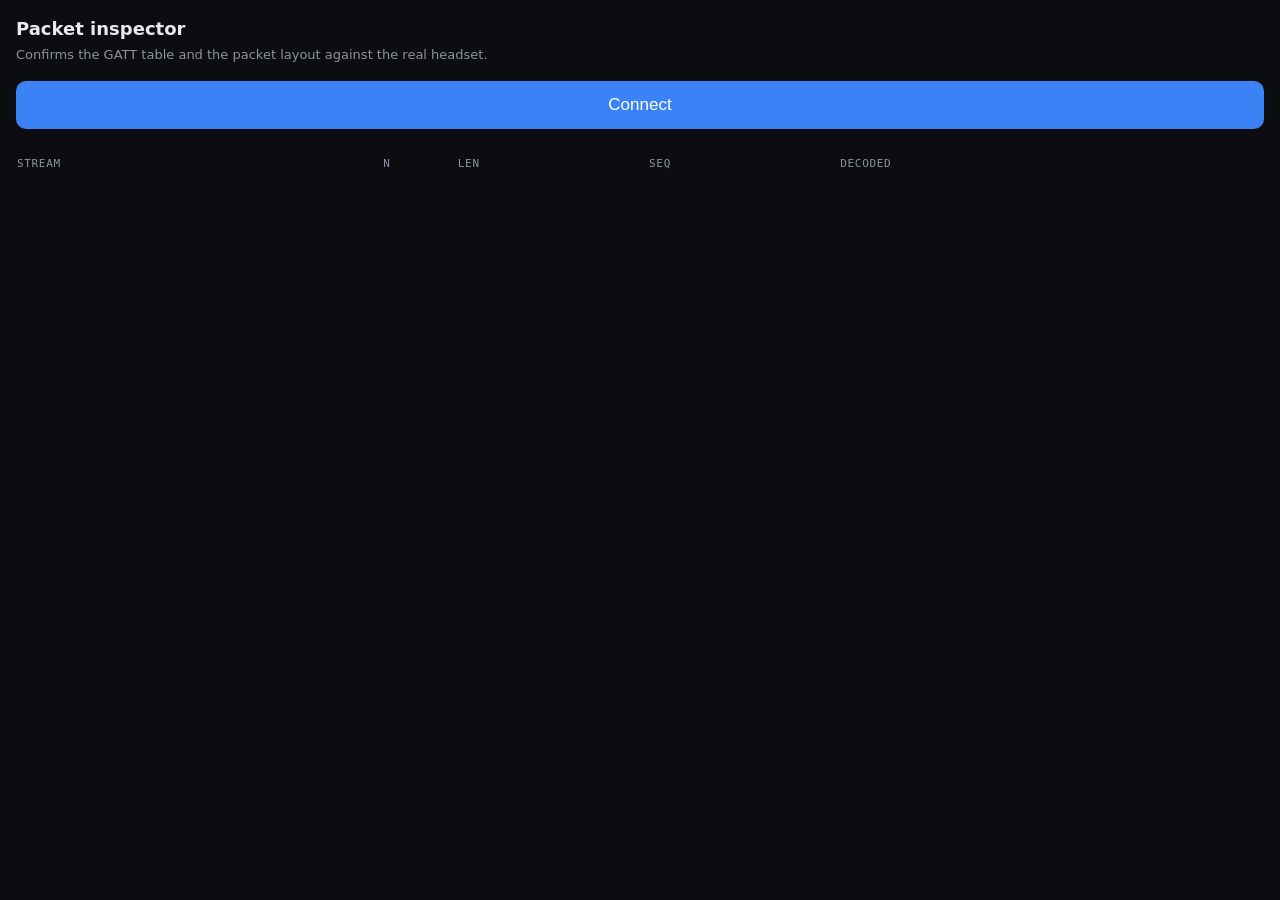
<file: web/inspect.html>
<!doctype html>
<meta charset="utf-8">
<meta name="viewport" content="width=device-width, initial-scale=1, viewport-fit=cover">
<title>Muse packet inspector</title>
<style>
  body { font: 13px/1.5 ui-monospace, Menlo, monospace;
         background: #0b0d10; color: #e6e9ee; padding: 16px; margin: 0; }
  h1 { font: 600 18px/1.4 -apple-system, system-ui, sans-serif; margin: 0 0 4px; }
  p.sub { font-family: -apple-system, system-ui, sans-serif; color: #8b93a1;
          margin: 0 0 16px; }
  button { font-size: 17px; padding: 14px 22px; width: 100%; margin-bottom: 14px;
           border-radius: 10px; border: 0; background: #3b82f6; color: #fff; }
  table { width: 100%; border-collapse: collapse; }
  th { text-align: left; color: #8b93a1; font-weight: 400; font-size: 11px;
       text-transform: uppercase; letter-spacing: .06em; padding-bottom: 6px; }
  td { padding: 5px 8px 5px 0; border-top: 1px solid #1c2128; vertical-align: top; }
  .n { color: #8ab4f8; } .err { color: #ff6b6b; margin-bottom: 12px; }
  .hex { color: #6b7280; font-size: 11px; word-break: break-all; }
  .val { color: #39d98a; }
</style>
<h1>Packet inspector</h1>
<p class="sub">Confirms the GATT table and the packet layout against the real headset.</p>
<button id="go">Connect</button>
<div id="err" class="err"></div>
<table>
  <thead><tr><th>stream</th><th>n</th><th>len</th><th>seq</th><th>decoded</th></tr></thead>
  <tbody id="rows"></tbody>
</table>
<script type="module">
import { Muse } from "./muse.js";
import { decodeEeg, decodePpg, decodeImu, ACCEL_SCALE, GYRO_SCALE } from "./decode.js";

const muse = new Muse();
const seen = new Map();

muse.onRaw((name, dv) => {
  const bytes = new Uint8Array(dv.buffer, dv.byteOffset, dv.byteLength);
  const rec = seen.get(name) ?? { n: 0 };
  rec.n++;
  rec.len = dv.byteLength;
  rec.hex = [...bytes].map((b) => b.toString(16).padStart(2, "0")).join(" ");

  // Decoded alongside the raw bytes so a packing error is visible immediately:
  // EEG pinned at the rails, or an accelerometer that does not read about 1 g
  // total while the headset sits still, means the layout is wrong.
  try {
    if (["TP9", "AF7", "AF8", "TP10"].includes(name)) {
      const d = decodeEeg(dv);
      rec.seq = d.seq;
      rec.dec = d.samples.slice(0, 3).map((x) => x.toFixed(1)).join(", ") + " uV";
    } else if (name.startsWith("ppg")) {
      const d = decodePpg(dv);
      rec.seq = d.seq;
      rec.dec = d.samples.slice(0, 3).join(", ");
    } else if (name === "accel" || name === "gyro") {
      const d = decodeImu(dv, name === "accel" ? ACCEL_SCALE : GYRO_SCALE);
      rec.seq = d.seq;
      rec.dec = d.samples[0].map((x) => x.toFixed(3)).join(", ");
    } else {
      rec.seq = dv.getUint16(0, false);
      rec.dec = "";
    }
  } catch (e) {
    rec.dec = "decode error: " + e.message;
  }
  seen.set(name, rec);
});

// Repainting per packet would be hundreds of DOM writes a second on a phone.
setInterval(() => {
  document.getElementById("rows").innerHTML = [...seen.entries()]
    .map(([k, r]) =>
      `<tr><td>${k}</td><td class="n">${r.n}</td><td>${r.len}</td>` +
      `<td>${r.seq ?? ""}</td><td class="val">${r.dec ?? ""}</td></tr>` +
      `<tr><td colspan="5" class="hex">${r.hex ?? ""}</td></tr>`)
    .join("");
}, 500);

document.getElementById("go").onclick = async () => {
  const err = document.getElementById("err");
  err.textContent = "";
  try {
    await muse.connect();
    await muse.start();
    document.getElementById("go").textContent = `streaming from ${muse.name}`;
  } catch (e) {
    err.textContent = e.message;
  }
};

// Handy for capturing decode fixtures: run copy(dumpPackets()) in the console.
window.dumpPackets = () => JSON.stringify([...seen], null, 1);
</script>
</file>
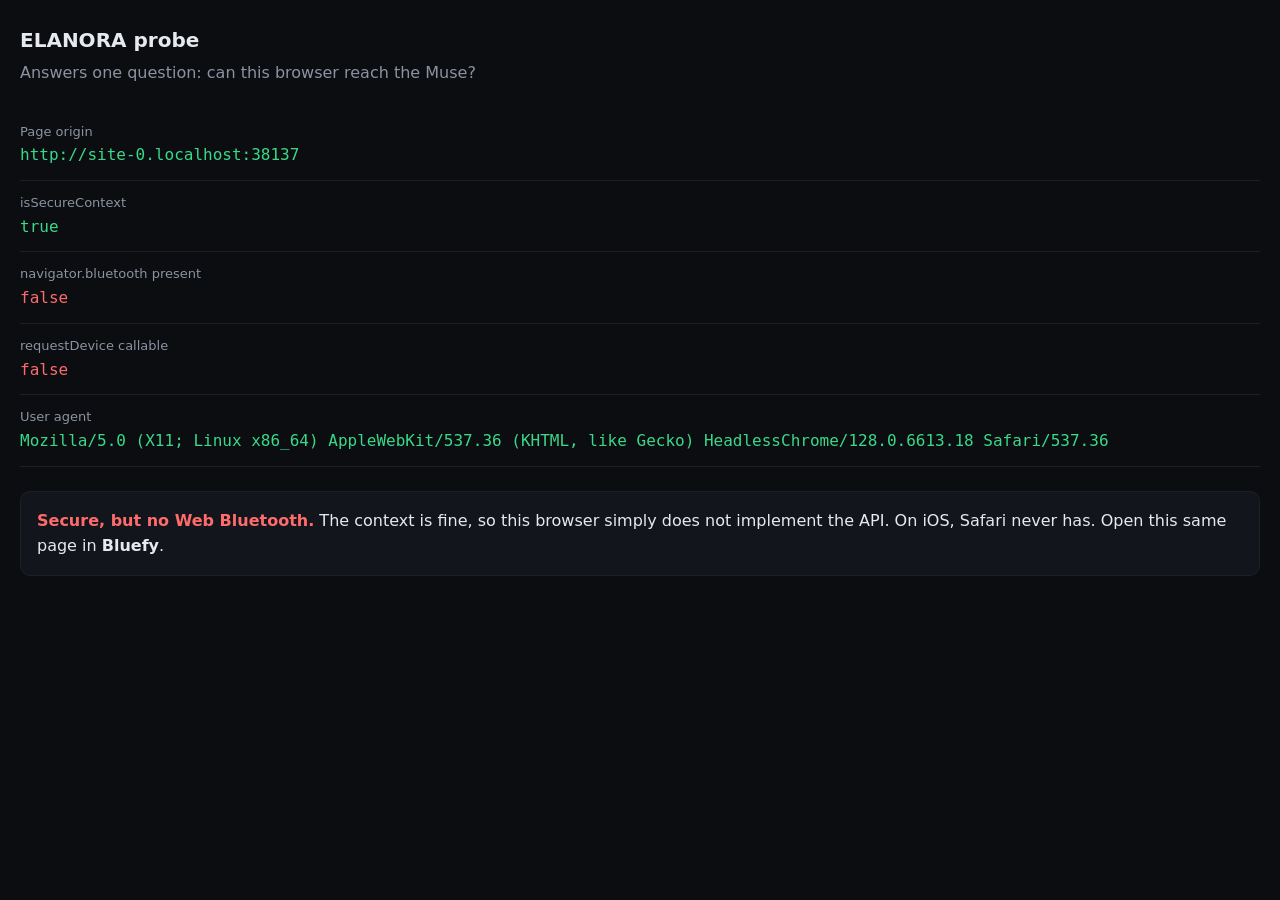
<file: web/probe.html>
<!doctype html>
<meta charset="utf-8">
<meta name="viewport" content="width=device-width, initial-scale=1, viewport-fit=cover">
<title>ELANORA probe</title>
<style>
  body { font: 16px/1.6 -apple-system, system-ui, sans-serif;
         background: #0b0d10; color: #e6e9ee; padding: 24px 20px 48px; margin: 0; }
  h1 { font-size: 20px; margin: 0 0 4px; }
  p.sub { color: #8b93a1; margin: 0 0 24px; }
  .row { padding: 12px 0; border-bottom: 1px solid #1c2128; }
  .k { color: #8b93a1; font-size: 13px; }
  .v { font-family: ui-monospace, Menlo, monospace; word-break: break-all; }
  .yes { color: #39d98a; } .no { color: #ff6b6b; }
  .verdict { margin-top: 24px; padding: 16px; border-radius: 10px;
             background: #12161c; border: 1px solid #1c2128; }
</style>
<h1>ELANORA probe</h1>
<p class="sub">Answers one question: can this browser reach the Muse?</p>
<div id="out"></div>
<div class="verdict" id="verdict"></div>
<script>
  const secure = window.isSecureContext === true;
  const hasBt = "bluetooth" in navigator;
  const callable = typeof navigator.bluetooth?.requestDevice === "function";

  const rows = [
    ["Page origin", location.origin, location.protocol !== "file:"],
    ["isSecureContext", String(secure), secure],
    ["navigator.bluetooth present", String(hasBt), hasBt],
    ["requestDevice callable", String(callable), callable],
    ["User agent", navigator.userAgent, true],
  ];

  document.getElementById("out").innerHTML = rows.map(
    ([k, v, ok]) =>
      `<div class="row"><div class="k">${k}</div>` +
      `<div class="v ${ok ? "yes" : "no"}">${v}</div></div>`
  ).join("");

  // The whole point of the page. Which of these three the operator sees
  // decides whether the server needs TLS at all.
  let verdict;
  if (callable) {
    verdict = `<b class="yes">Good.</b> Web Bluetooth is available over plain HTTP
               on this network. The collector can be served as-is, with no
               certificate to install.`;
  } else if (!secure) {
    verdict = `<b class="no">Not a secure context.</b> This browser is withholding
               Web Bluetooth because the page came over plain HTTP. The server
               needs HTTPS, which means a certificate the phone trusts.`;
  } else {
    verdict = `<b class="no">Secure, but no Web Bluetooth.</b> The context is fine,
               so this browser simply does not implement the API. On iOS, Safari
               never has. Open this same page in <b>Bluefy</b>.`;
  }
  document.getElementById("verdict").innerHTML = verdict;
</script>
</file>
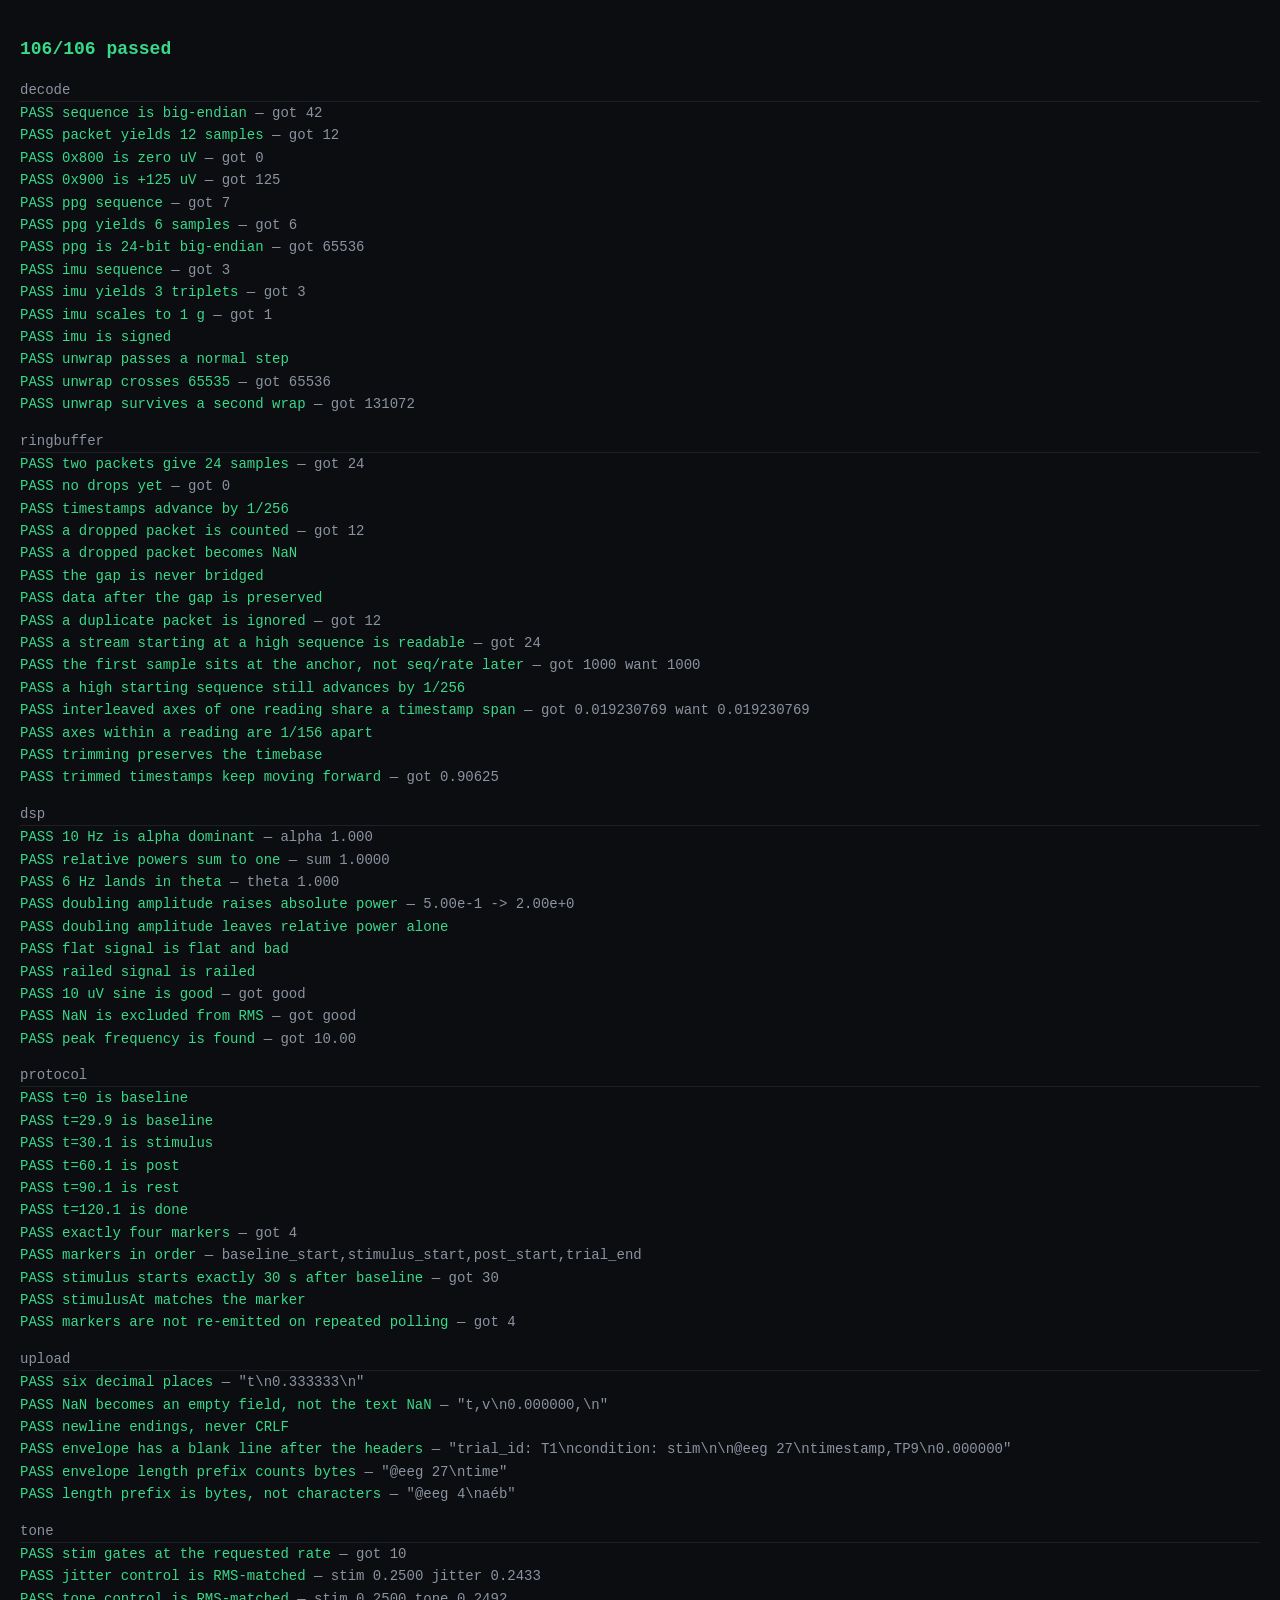
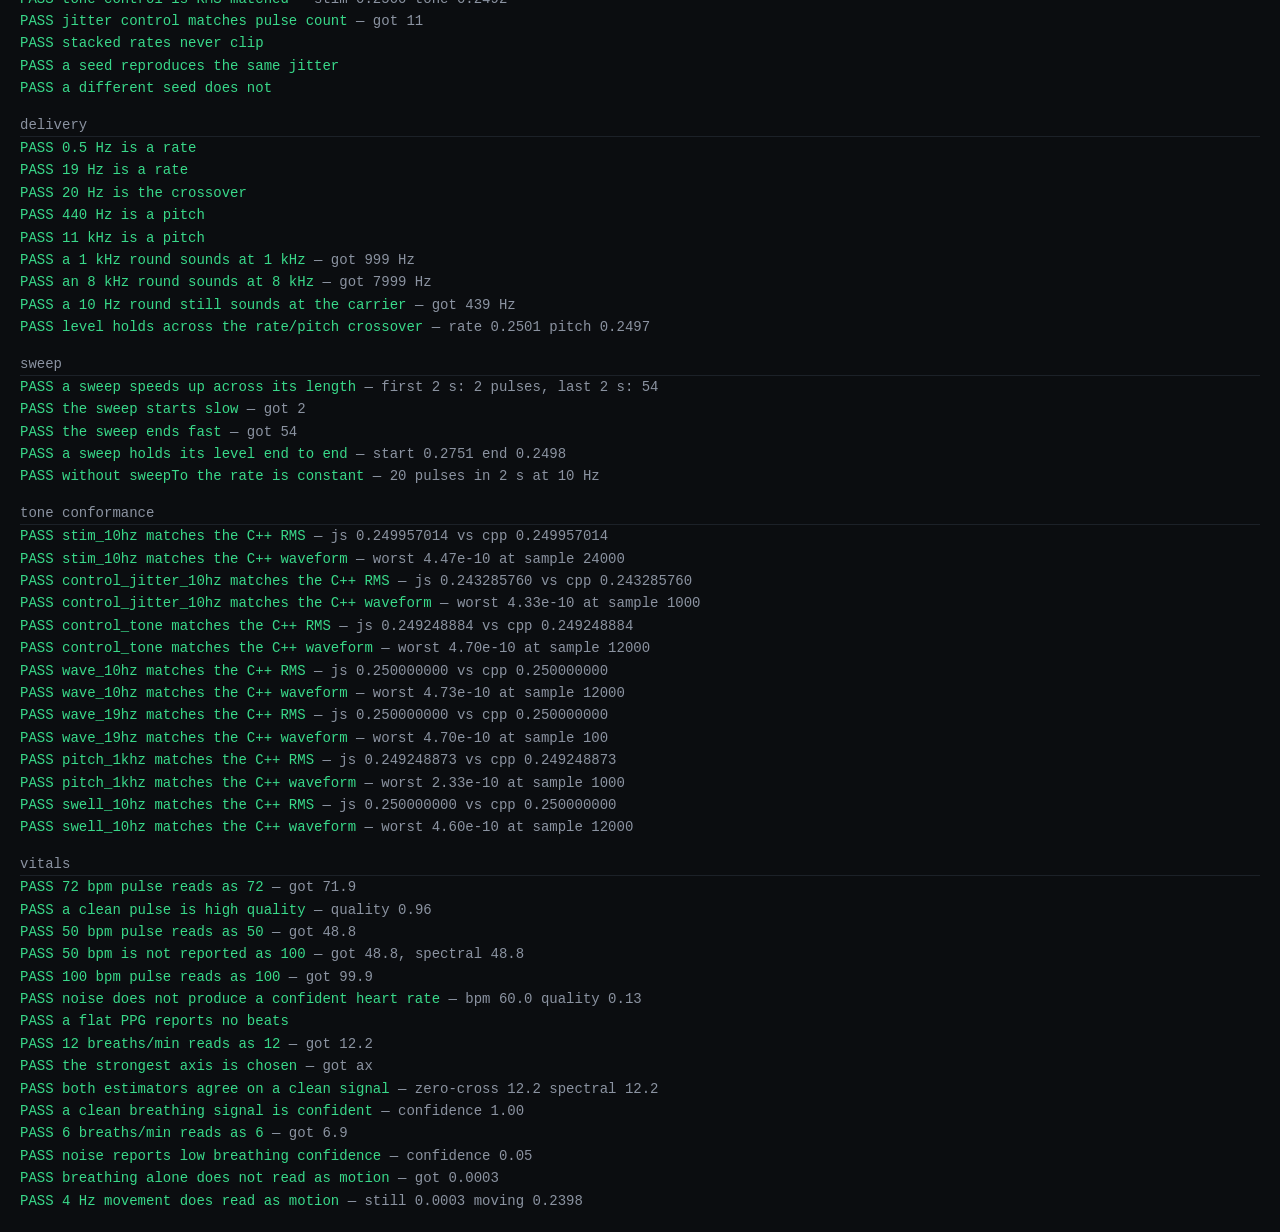
<file: web/tests.html>
<!doctype html>
<meta charset="utf-8">
<meta name="viewport" content="width=device-width, initial-scale=1">
<title>ELANORA JS tests</title>
<style>
  body { font: 14px/1.6 ui-monospace, Menlo, monospace;
         background: #0b0d10; color: #e6e9ee; padding: 20px; margin: 0; }
  h2 { font-size: 18px; }
  .p { color: #39d98a; } .f { color: #ff6b6b; }
  .grp { color: #8b93a1; margin-top: 14px; border-bottom: 1px solid #1c2128; }
  .d { color: #8b93a1; }
</style>
<div id="out">running…</div>
<script type="module">
import { decodeEeg, decodePpg, decodeImu, unwrap, ACCEL_SCALE } from "./decode.js";
import { Stream } from "./ringbuffer.js";
import { assess, bandPowers, peakHz, heartRate, breathRate, motionEnergy } from "./dsp.js";
import { toCsv, envelope } from "./upload.js";
import { Round } from "./protocol.js";
import { renderStimulus, deliveryOf, AUDIBLE_CROSSOVER_HZ } from "./tone.js";

const results = [];
let group = "";
const g = (name) => { group = name; };
const check = (name, cond, detail = "") =>
  results.push({ group, name, ok: !!cond, detail });
const near = (a, b, tol) => Math.abs(a - b) <= tol;

// ---------------------------------------------------------------- decode
g("decode");
{
  const buf = new Uint8Array(20);
  buf[0] = 0x00; buf[1] = 0x2a;                 // sequence 42
  buf[2] = 0x80; buf[3] = 0x09; buf[4] = 0x00;  // 0x800, 0x900
  const eeg = decodeEeg(new DataView(buf.buffer));
  check("sequence is big-endian", eeg.seq === 42, `got ${eeg.seq}`);
  check("packet yields 12 samples", eeg.samples.length === 12, `got ${eeg.samples.length}`);
  check("0x800 is zero uV", near(eeg.samples[0], 0, 1e-9), `got ${eeg.samples[0]}`);
  check("0x900 is +125 uV", near(eeg.samples[1], 256 * 125 / 256, 1e-6),
        `got ${eeg.samples[1]}`);

  const p = new Uint8Array(20);
  p[0] = 0x00; p[1] = 0x07;
  p[2] = 0x01; p[3] = 0x00; p[4] = 0x00;        // 65536
  const pp = decodePpg(new DataView(p.buffer));
  check("ppg sequence", pp.seq === 7, `got ${pp.seq}`);
  check("ppg yields 6 samples", pp.samples.length === 6, `got ${pp.samples.length}`);
  check("ppg is 24-bit big-endian", pp.samples[0] === 65536, `got ${pp.samples[0]}`);

  const m = new Uint8Array(20);
  m[0] = 0x00; m[1] = 0x03;
  m[2] = 0x40; m[3] = 0x00;                      // +16384 -> +1.0 g
  const mm = decodeImu(new DataView(m.buffer), ACCEL_SCALE);
  check("imu sequence", mm.seq === 3, `got ${mm.seq}`);
  check("imu yields 3 triplets", mm.samples.length === 3, `got ${mm.samples.length}`);
  check("imu scales to 1 g", near(mm.samples[0][0], 1.0, 1e-6), `got ${mm.samples[0][0]}`);

  const neg = new Uint8Array(20);
  neg[2] = 0xc0; neg[3] = 0x00;                  // -16384 -> -1.0 g
  check("imu is signed",
        near(decodeImu(new DataView(neg.buffer), ACCEL_SCALE).samples[0][0], -1.0, 1e-6));

  check("unwrap passes a normal step", unwrap(100, 101) === 101);
  check("unwrap crosses 65535", unwrap(65535, 0) === 65536, `got ${unwrap(65535, 0)}`);
  check("unwrap survives a second wrap",
        unwrap(131071, 0) === 131072, `got ${unwrap(131071, 0)}`);
}

// ------------------------------------------------------------ ringbuffer
g("ringbuffer");
{
  const s = new Stream(256, 12);
  s.anchor(0);
  s.push(0, Array(12).fill(1));
  s.push(1, Array(12).fill(2));
  check("two packets give 24 samples", s.slice(0, 1).v.length === 24,
        `got ${s.slice(0, 1).v.length}`);
  check("no drops yet", s.dropped === 0, `got ${s.dropped}`);
  const t = s.slice(0, 1).t;
  check("timestamps advance by 1/256", near(t[1] - t[0], 1 / 256, 1e-12));

  // Packet 2 is lost; packet 3 arrives. The hole must survive as NaN.
  s.push(3, Array(12).fill(4));
  const out = s.slice(0, 1);
  check("a dropped packet is counted", s.dropped === 12, `got ${s.dropped}`);
  check("a dropped packet becomes NaN", out.v.slice(24, 36).every(Number.isNaN));
  check("the gap is never bridged", !out.v.slice(24, 36).some((x) => x === 4));
  check("data after the gap is preserved",
        out.v.slice(36, 48).every((x) => x === 4));

  const dup = new Stream(256, 12);
  dup.anchor(0);
  dup.push(5, Array(12).fill(1));
  dup.push(5, Array(12).fill(9));
  check("a duplicate packet is ignored", dup.length === 12, `got ${dup.length}`);

  // The bug every other test in this group missed, because they all start at
  // sequence 0. A real headset's counter is free-running and does not reset
  // when a central connects, so the first packet can be any value. Anchoring
  // on the absolute sequence put timestamps ~23 minutes into the future at
  // seq 30000, every window query came back empty, and four healthy
  // electrodes read as flat.
  const late = new Stream(256, 12);
  const t0 = 1000;
  late.anchor(t0);
  late.push(30000, Array(12).fill(7));
  late.push(30001, Array(12).fill(8));
  const win = late.slice(t0, t0 + 1);
  check("a stream starting at a high sequence is readable",
        win.v.length === 24, `got ${win.v.length}`);
  check("the first sample sits at the anchor, not seq/rate later",
        near(win.t[0], t0, 1e-9), `got ${win.t[0]} want ${t0}`);
  check("a high starting sequence still advances by 1/256",
        near(win.t[1] - win.t[0], 1 / 256, 1e-12));

  // Interleaved multi-axis data. The stream counts values, so an IMU reading
  // of three axes needs 3x the rate as well as 3x the packet size. Given the
  // reading rate instead, the three axes of one reading land 1/52 s apart and
  // IMU time runs three times too slow -- and a breathing rate a third of its
  // true value is low but not absurd, so it would pass a sanity check.
  const imu = new Stream(52 * 3, 3 * 3);
  imu.anchor(0);
  imu.push(100, [1, 2, 3, 4, 5, 6, 7, 8, 9]);
  const iw = imu.slice(0, 1);
  check("interleaved axes of one reading share a timestamp span",
        near(iw.t[3] - iw.t[0], 1 / 52, 1e-12),
        `got ${(iw.t[3] - iw.t[0]).toFixed(9)} want ${(1 / 52).toFixed(9)}`);
  check("axes within a reading are 1/156 apart",
        near(iw.t[1] - iw.t[0], 1 / 156, 1e-12));

  // Trimming the window must not slide the survivors backwards in time.
  const trim = new Stream(256, 12, 0.5);   // cap of 128 samples
  trim.anchor(0);
  for (let p = 900; p < 930; p++) trim.push(p, Array(12).fill(p));
  const tw = trim.slice(0, 1e9);
  check("trimming preserves the timebase",
        tw.t.length > 1 && near(tw.t[1] - tw.t[0], 1 / 256, 1e-12));
  check("trimmed timestamps keep moving forward",
        tw.t[0] > 0, `got ${tw.t[0]}`);
}

// ------------------------------------------------------------------- dsp
g("dsp");
{
  const sine = (hz, sr, secs, amp = 10) =>
    Array.from({ length: sr * secs }, (_, i) => amp * Math.sin(2 * Math.PI * hz * i / sr));

  const bp = bandPowers(sine(10, 256, 4), 256);
  check("10 Hz is alpha dominant", bp.rel[2] > 0.5, `alpha ${bp.rel[2].toFixed(3)}`);
  check("relative powers sum to one",
        near(bp.rel.reduce((a, b) => a + b, 0), 1.0, 0.02),
        `sum ${bp.rel.reduce((a, b) => a + b, 0).toFixed(4)}`);
  check("6 Hz lands in theta", bandPowers(sine(6, 256, 4), 256).rel[1] > 0.5,
        `theta ${bandPowers(sine(6, 256, 4), 256).rel[1].toFixed(3)}`);

  // The test that shows why both representations are stored.
  const a = bandPowers(sine(10, 256, 4, 1), 256);
  const b = bandPowers(sine(10, 256, 4, 2), 256);
  check("doubling amplitude raises absolute power", b.abs[2] > a.abs[2] * 3,
        `${a.abs[2].toExponential(2)} -> ${b.abs[2].toExponential(2)}`);
  check("doubling amplitude leaves relative power alone",
        near(b.rel[2], a.rel[2], 0.02));

  check("flat signal is flat and bad",
        assess(Array(512).fill(0), 256).flat &&
        assess(Array(512).fill(0), 256).quality === "bad");
  check("railed signal is railed", assess(Array(512).fill(400), 256).railed);
  check("10 uV sine is good", assess(sine(10, 256, 2), 256).quality === "good",
        `got ${assess(sine(10, 256, 2), 256).quality}`);

  // NaN excluded, not counted as silence -- counting a dropped packet as zero
  // drags RMS down and mislabels a good electrode as bad.
  const withGap = sine(10, 256, 2);
  for (let i = 0; i < 200; i++) withGap[i] = NaN;
  check("NaN is excluded from RMS", assess(withGap, 256).quality === "good",
        `got ${assess(withGap, 256).quality}`);

  check("peak frequency is found", near(peakHz(sine(10, 256, 4), 256), 10, 1.5),
        `got ${peakHz(sine(10, 256, 4), 256).toFixed(2)}`);
}

// -------------------------------------------------------------- protocol
g("protocol");
{
  const r = new Round({ baseline: 30, stimulus: 30, post: 30, rest: 30 });
  r.start(0);
  check("t=0 is baseline", r.phaseAt(0) === "baseline");
  check("t=29.9 is baseline", r.phaseAt(29.9) === "baseline");
  check("t=30.1 is stimulus", r.phaseAt(30.1) === "stimulus");
  check("t=60.1 is post", r.phaseAt(60.1) === "post");
  check("t=90.1 is rest", r.phaseAt(90.1) === "rest");
  check("t=120.1 is done", r.phaseAt(120.1) === "done");

  const m = r.markers();
  check("exactly four markers", m.length === 4, `got ${m.length}`);
  check("markers in order",
        m.map((x) => x.event).join() ===
        "baseline_start,stimulus_start,post_start,trial_end",
        m.map((x) => x.event).join());
  // Stamped at the boundary, not at the polling time, so a slow frame cannot
  // move a marker.
  check("stimulus starts exactly 30 s after baseline",
        near(m[1].ts - m[0].ts, 30, 1e-9), `got ${m[1].ts - m[0].ts}`);
  check("stimulusAt matches the marker", near(r.stimulusAt, m[1].ts, 1e-9));

  const r2 = new Round({ baseline: 30, stimulus: 30, post: 30, rest: 30 });
  r2.start(0);
  for (const t of [0, 5, 10, 30.1, 31, 60.1, 90.1, 120.1, 130]) r2.phaseAt(t);
  check("markers are not re-emitted on repeated polling",
        r2.markers().length === 4, `got ${r2.markers().length}`);
}

// ---------------------------------------------------------------- upload
g("upload");
{
  check("six decimal places", toCsv(["t"], [[1 / 3]]) === "t\n0.333333\n",
        JSON.stringify(toCsv(["t"], [[1 / 3]])));
  check("NaN becomes an empty field, not the text NaN",
        toCsv(["t", "v"], [[0, NaN]]) === "t,v\n0.000000,\n",
        JSON.stringify(toCsv(["t", "v"], [[0, NaN]])));
  check("newline endings, never CRLF", !toCsv(["t"], [[0]]).includes("\r"));

  const env = envelope({ trial_id: "T1", condition: "stim" },
                       { eeg: "timestamp,TP9\n0.000000,1.0\n" });
  check("envelope has a blank line after the headers",
        env.includes("condition: stim\n\n"), JSON.stringify(env.slice(0, 60)));
  const eegBody = "timestamp,TP9\n0.000000,1.0\n";
  const wantLen = new TextEncoder().encode(eegBody).length;
  check("envelope length prefix counts bytes",
        env.includes(`@eeg ${wantLen}\n`),
        JSON.stringify(env.slice(env.indexOf("@"), env.indexOf("@") + 12)));

  // Byte length and string length differ for multi-byte characters, and the
  // server reads the payload by byte count. A note field with an accent in it
  // would otherwise truncate the section.
  const uni = envelope({ trial_id: "T" }, { eeg: "aéb" });
  check("length prefix is bytes, not characters", uni.includes("@eeg 4\n"),
        JSON.stringify(uni.slice(uni.indexOf("@"), uni.indexOf("@") + 10)));
}

// ------------------------------------------------------------------ tone
g("tone");
{
  const SR = 48000;
  const ctx = new OfflineAudioContext(1, SR, SR);
  const render = (o) => renderStimulus(ctx, { seconds: 1, ...o }).getChannelData(0);
  const rms = (a) => {
    let s = 0;
    for (const x of a) s += x * x;
    return Math.sqrt(s / a.length);
  };
  // Envelope first. The signal is a 440 Hz carrier multiplied by the gate, so
  // thresholding raw samples counts carrier cycles (~550/s) rather than
  // pulses. Blocks of 5 ms sit well above the 2.3 ms carrier period and well
  // below any gate period, so they smooth the carrier and keep the gate.
  const onsets = (a) => {
    const block = Math.round(SR * 0.005);
    const env = [];
    for (let i = 0; i + block <= a.length; i += block) {
      let m = 0;
      for (let j = i; j < i + block; j++) m = Math.max(m, Math.abs(a[j]));
      env.push(m);
    }
    const peak = Math.max(...env);
    if (peak <= 0) return 0;
    const thr = peak * 0.5;
    let n = 0, prev = false;
    for (const x of env) {
      const on = x > thr;
      if (on && !prev) n++;
      prev = on;
    }
    return n;
  };

  const stim = render({ condition: "stim", hz: 10 });
  const jit = render({ condition: "control_jitter", jitterMeanHz: 10, seed: 7 });
  const tone = render({ condition: "control_tone" });

  check("stim gates at the requested rate", near(onsets(stim), 10, 1),
        `got ${onsets(stim)}`);
  // Loudness must not differ between stimulus and control, or loudness becomes
  // the confound the controls exist to eliminate.
  check("jitter control is RMS-matched",
        near(rms(jit), rms(stim), rms(stim) * 0.05),
        `stim ${rms(stim).toFixed(4)} jitter ${rms(jit).toFixed(4)}`);
  check("tone control is RMS-matched",
        near(rms(tone), rms(stim), rms(stim) * 0.05),
        `stim ${rms(stim).toFixed(4)} tone ${rms(tone).toFixed(4)}`);
  check("jitter control matches pulse count", near(onsets(jit), 10, 2),
        `got ${onsets(jit)}`);
  check("stacked rates never clip",
        render({ condition: "stim", rates: [2, 8, 32] }).every((x) => Math.abs(x) <= 1));
  const again = render({ condition: "control_jitter", jitterMeanHz: 10, seed: 7 });
  check("a seed reproduces the same jitter", again.every((x, i) => x === jit[i]));
  check("a different seed does not",
        !render({ condition: "control_jitter", jitterMeanHz: 10, seed: 8 })
          .every((x, i) => x === jit[i]));
}


// ------------------------------------------------------------- pitch delivery
g("delivery");
{
  // Below 20 Hz a frequency can only exist as a rhythm; above it, as a tone.
  // The two are different stimuli on one axis, so which side a round falls on
  // has to be unambiguous.
  check("0.5 Hz is a rate", deliveryOf(0.5) === "rate");
  check("19 Hz is a rate", deliveryOf(19) === "rate");
  check("20 Hz is the crossover", deliveryOf(AUDIBLE_CROSSOVER_HZ) === "pitch");
  check("440 Hz is a pitch", deliveryOf(440) === "pitch");
  check("11 kHz is a pitch", deliveryOf(11000) === "pitch");

  const SR = 48000;
  const ctx = new OfflineAudioContext(1, SR, SR);
  const peakHzOf = (a) => {
    // Zero crossings are enough to identify a steady tone's frequency.
    let n = 0;
    for (let i = 1; i < a.length; i++) if (a[i - 1] <= 0 && a[i] > 0) n++;
    return n / (a.length / SR);
  };

  // A pitch round must actually sound at its own frequency, not at 440.
  const p1k = renderStimulus(ctx, { condition: "stim", hz: 1000, seconds: 1 })
                .getChannelData(0);
  check("a 1 kHz round sounds at 1 kHz", near(peakHzOf(p1k), 1000, 20),
        `got ${peakHzOf(p1k).toFixed(0)} Hz`);

  const p8k = renderStimulus(ctx, { condition: "stim", hz: 8000, seconds: 1 })
                .getChannelData(0);
  check("an 8 kHz round sounds at 8 kHz", near(peakHzOf(p8k), 8000, 60),
        `got ${peakHzOf(p8k).toFixed(0)} Hz`);

  // A rate round still rides the carrier, so its pitch stays put.
  const r10 = renderStimulus(ctx, { condition: "stim", hz: 10, seconds: 1 })
                .getChannelData(0);
  check("a 10 Hz round still sounds at the carrier",
        near(peakHzOf(r10), 440, 40), `got ${peakHzOf(r10).toFixed(0)} Hz`);

  // Loudness must not jump across the crossover, or the regime change would be
  // confounded with volume.
  const rmsOf = (a) => { let s = 0; for (const x of a) s += x * x;
                         return Math.sqrt(s / a.length); };
  const r16 = renderStimulus(ctx, { condition: "stim", hz: 16, seconds: 2 })
                .getChannelData(0);
  const p25 = renderStimulus(ctx, { condition: "stim", hz: 25, seconds: 2 })
                .getChannelData(0);
  check("level holds across the rate/pitch crossover",
        near(rmsOf(p25), rmsOf(r16), rmsOf(r16) * 0.1),
        `rate ${rmsOf(r16).toFixed(4)} pitch ${rmsOf(p25).toFixed(4)}`);
}

// ----------------------------------------------------------- frequency sweep
g("sweep");
{
  // The test tone used to play a fixed 4 Hz, so all three envelopes sounded
  // like the same rate with a different beat and the one thing worth
  // confirming -- that the rate changes -- was the one thing it could not show.
  const SR = 48000;
  const ctx = new OfflineAudioContext(1, SR * 8, SR);
  const buf = renderStimulus(ctx, {
    condition: "stim", hz: 0.5, sweepTo: 45, seconds: 8,
  }).getChannelData(0);

  // Count envelope onsets in the first and last two seconds. Blocks of 5 ms
  // smooth the 440 Hz carrier while keeping the gate.
  const onsetsIn = (from, to) => {
    const a = buf.slice(Math.round(from * SR), Math.round(to * SR));
    const block = Math.round(SR * 0.005);
    const env = [];
    for (let i = 0; i + block <= a.length; i += block) {
      let m = 0;
      for (let j = i; j < i + block; j++) m = Math.max(m, Math.abs(a[j]));
      env.push(m);
    }
    const peak = Math.max(...env);
    if (peak <= 0) return 0;
    let n = 0, prev = false;
    for (const x of env) {
      const on = x > peak * 0.5;
      if (on && !prev) n++;
      prev = on;
    }
    return n;
  };

  const early = onsetsIn(0, 2);
  const late = onsetsIn(6, 8);
  check("a sweep speeds up across its length", late > early * 5,
        `first 2 s: ${early} pulses, last 2 s: ${late}`);
  check("the sweep starts slow", early <= 4, `got ${early}`);
  check("the sweep ends fast", late >= 40, `got ${late}`);

  // Loudness must not drift across the sweep, or the demo would suggest the
  // high end is a weaker stimulus -- the exact confound the gain correction
  // exists to remove.
  const rmsOf = (from, to) => {
    const a = buf.slice(Math.round(from * SR), Math.round(to * SR));
    let s = 0;
    for (const x of a) s += x * x;
    return Math.sqrt(s / a.length);
  };
  check("a sweep holds its level end to end",
        near(rmsOf(6, 8), rmsOf(0, 2), rmsOf(0, 2) * 0.12),
        `start ${rmsOf(0, 2).toFixed(4)} end ${rmsOf(6, 8).toFixed(4)}`);

  // The sweep must be opt-in only: a normal round holds one rate for 30 s.
  const fixed = renderStimulus(ctx, { condition: "stim", hz: 10, seconds: 8 })
                  .getChannelData(0);
  const f1 = (() => { const a = fixed; let n = 0, prev = false;
    const block = Math.round(SR * 0.005); const env = [];
    for (let i = 0; i + block <= SR * 2; i += block) {
      let m = 0; for (let j = i; j < i + block; j++) m = Math.max(m, Math.abs(a[j]));
      env.push(m); }
    const peak = Math.max(...env);
    for (const x of env) { const on = x > peak * 0.5; if (on && !prev) n++; prev = on; }
    return n; })();
  check("without sweepTo the rate is constant", near(f1, 20, 2),
        `${f1} pulses in 2 s at 10 Hz`);
}

// -------------------------------------------------- tone <-> C++ conformance
g("tone conformance");
{
  // The phone makes the sound now, so tone.js is a second implementation of
  // the stimulus. "Sounds about right" is not good enough: the three
  // conditions being RMS-matched IS the control, and a port that drifted would
  // change the experiment without changing anything visible.
  //
  // Reference values come from collector/app/tone_reference_main.cpp, rendered
  // by the same ToneGenerator the desktop collector plays through.
  const ref = await (await fetch("./fixtures/tone_reference.json")).json();
  const SR = ref.sample_rate;
  const ctx = new OfflineAudioContext(1, ref.frames, SR);
  const rms = (a) => {
    let s = 0;
    for (const x of a) s += x * x;
    return Math.sqrt(s / a.length);
  };

  const cases = [
    ["stim_10hz", { condition: "stim", hz: 10, seed: 1 }],
    ["control_jitter_10hz", { condition: "control_jitter", jitterMeanHz: 10, seed: 7 }],
    ["control_tone", { condition: "control_tone", seed: 1 }],
    ["wave_10hz", { condition: "stim", hz: 10, seed: 1, envelope: "wave" }],
    ["wave_19hz", { condition: "stim", hz: 19, seed: 1, envelope: "wave" }],
    ["pitch_1khz", { condition: "stim", hz: 1000, seed: 1 }],
    ["swell_10hz", { condition: "stim", hz: 10, seed: 1, envelope: "swell" }],
  ];

  for (const [name, opts] of cases) {
    const buf = renderStimulus(ctx, { seconds: ref.frames / SR, ...opts })
                  .getChannelData(0);
    const want = ref[name];

    // float32 round-trip through two languages, so an exact match is not the
    // bar; 1e-6 is far tighter than any audible or physiological difference
    // while still catching a real divergence in phase, envelope or scaling.
    check(`${name} matches the C++ RMS`,
          Math.abs(rms(buf) - want.rms) < 1e-6,
          `js ${rms(buf).toFixed(9)} vs cpp ${want.rms.toFixed(9)}`);

    let worst = 0, worstAt = -1;
    for (let i = 0; i < ref.probes.length; i++) {
      const d = Math.abs(buf[ref.probes[i]] - want.samples[i]);
      if (d > worst) { worst = d; worstAt = ref.probes[i]; }
    }
    check(`${name} matches the C++ waveform`, worst < 1e-6,
          `worst ${worst.toExponential(2)} at sample ${worstAt}`);
  }
}


// ------------------------------------------------------------------ vitals
g("vitals");
{
  // Synthetic signals at known rates. The first version of these estimators
  // had no test at all, which is how it shipped reporting confident wrong
  // numbers -- the failure was invisible without a ground truth to check.
  const pulse = (bpm, sr, secs, amp = 1) => {
    const out = [];
    const period = 60 / bpm;
    for (let i = 0; i < sr * secs; i++) {
      const t = i / sr;
      const phase = (t % period) / period;
      // Sharp systolic upstroke, slow decay -- closer to PPG than a sine.
      out.push(amp * Math.exp(-phase * 6) * (1 - phase * 0.3));
    }
    return out;
  };
  const slow = (brpm, sr, secs, amp = 1) =>
    Array.from({ length: Math.round(sr * secs) },
               (_, i) => amp * Math.sin(2 * Math.PI * (brpm / 60) * i / sr));
  const noise = (sr, secs, amp) =>
    Array.from({ length: Math.round(sr * secs) }, () => (Math.random() - 0.5) * amp);

  const hr72 = heartRate(pulse(72, 64, 30), 64);
  check("72 bpm pulse reads as 72", near(hr72.bpm, 72, 4),
        `got ${hr72.bpm.toFixed(1)}`);
  check("a clean pulse is high quality", hr72.quality > 0.6,
        `quality ${hr72.quality.toFixed(2)}`);

  const hr50 = heartRate(pulse(50, 64, 30), 64);
  check("50 bpm pulse reads as 50", near(hr50.bpm, 50, 4), `got ${hr50.bpm.toFixed(1)}`);
  // The octave error this correction exists for: a dicrotic notch makes a
  // threshold detector count two peaks per beat, and because that error is
  // regular the quality term would rate it excellent.
  const hr50s = heartRate(pulse(50, 64, 30), 64);
  check("50 bpm is not reported as 100", hr50s.bpm < 75,
        `got ${hr50s.bpm.toFixed(1)}, spectral ${hr50s.spectral.toFixed(1)}`);

  const hr100 = heartRate(pulse(100, 64, 30), 64);
  check("100 bpm pulse reads as 100", near(hr100.bpm, 100, 5), `got ${hr100.bpm.toFixed(1)}`);

  // The property that matters most: noise must not yield a confident number.
  const hrNoise = heartRate(noise(64, 30, 1), 64);
  check("noise does not produce a confident heart rate",
        hrNoise.bpm === 0 || hrNoise.quality < 0.5,
        `bpm ${hrNoise.bpm.toFixed(1)} quality ${hrNoise.quality.toFixed(2)}`);

  const flat = heartRate(Array(64 * 30).fill(0), 64);
  check("a flat PPG reports no beats", flat.bpm === 0 && flat.quality === 0);

  // Breathing: 12/min on one axis, noise on the rest.
  const axes12 = [slow(12, 52, 40), noise(52, 40, 0.002), noise(52, 40, 0.002),
                  noise(52, 40, 0.002), noise(52, 40, 0.002), noise(52, 40, 0.002)];
  const br = breathRate(axes12, 52);
  check("12 breaths/min reads as 12", near(br.brpm, 12, 1.5), `got ${br.brpm.toFixed(1)}`);
  check("the strongest axis is chosen", br.axis === "ax", `got ${br.axis}`);
  check("both estimators agree on a clean signal",
        near(br.brpm, br.spectral, 2.5),
        `zero-cross ${br.brpm.toFixed(1)} spectral ${br.spectral.toFixed(1)}`);
  check("a clean breathing signal is confident", br.confidence > 0.5,
        `confidence ${br.confidence.toFixed(2)}`);

  const axes6 = [slow(6, 52, 40), noise(52, 40, 0.002), noise(52, 40, 0.002),
                 noise(52, 40, 0.002), noise(52, 40, 0.002), noise(52, 40, 0.002)];
  check("6 breaths/min reads as 6", near(breathRate(axes6, 52).brpm, 6, 1.5),
        `got ${breathRate(axes6, 52).brpm.toFixed(1)}`);

  // Pure noise must report LOW CONFIDENCE rather than a confident wrong rate.
  // This is the case the simplified version failed silently.
  const axesNoise = Array.from({ length: 6 }, () => noise(52, 40, 0.01));
  const brNoise = breathRate(axesNoise, 52);
  check("noise reports low breathing confidence", brNoise.confidence < 0.4,
        `confidence ${brNoise.confidence.toFixed(2)}`);

  // Motion energy sits above the respiratory band, so breathing must not trip it.
  const still = motionEnergy([slow(12, 52, 30, 0.02), slow(12, 52, 30, 0.02),
                              slow(12, 52, 30, 0.02)], 52);
  const moving = motionEnergy([slow(240, 52, 30, 0.2), slow(240, 52, 30, 0.2),
                               slow(240, 52, 30, 0.2)], 52);
  check("breathing alone does not read as motion", still < 0.02,
        `got ${still.toFixed(4)}`);
  check("4 Hz movement does read as motion", moving > still * 5,
        `still ${still.toFixed(4)} moving ${moving.toFixed(4)}`);
}

// ---------------------------------------------------------------- report
const fails = results.filter((r) => !r.ok);
let html = `<h2 class="${fails.length ? "f" : "p"}">` +
           `${results.length - fails.length}/${results.length} passed</h2>`;
let last = "";
for (const r of results) {
  if (r.group !== last) { html += `<div class="grp">${r.group}</div>`; last = r.group; }
  html += `<div class="${r.ok ? "p" : "f"}">${r.ok ? "PASS" : "FAIL"} ${r.name}` +
          (r.detail ? ` <span class="d">— ${r.detail}</span>` : "") + `</div>`;
}
document.getElementById("out").innerHTML = html;
</script>
</file>
